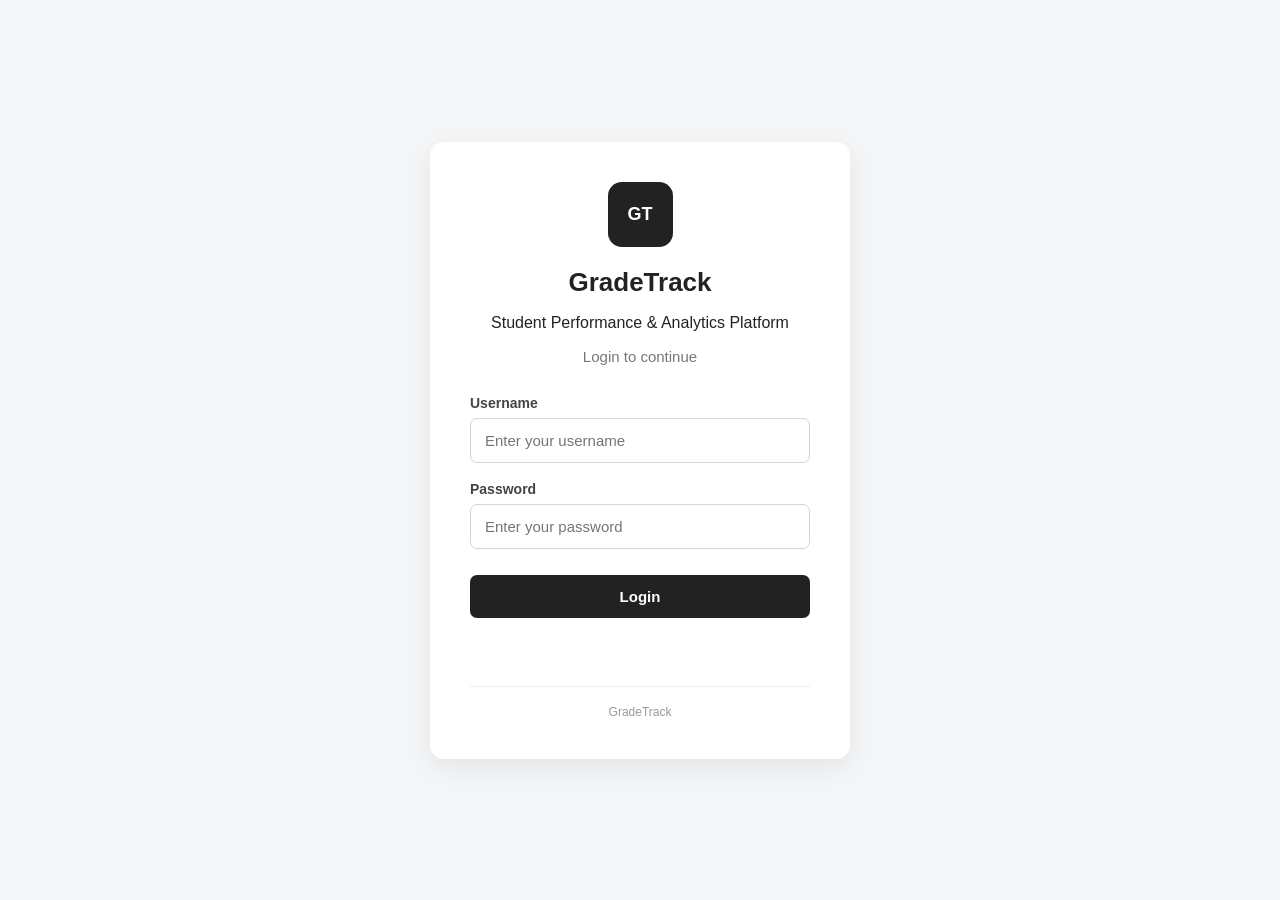
<file: fe/index.html>
<!DOCTYPE html>
<html lang="en">

<head>
    <meta charset="UTF-8">
    <meta name="viewport" content="width=device-width, initial-scale=1.0">

    <title>GradeTrack</title>

    <link rel="stylesheet" href="style.css">
</head>

<body class="login-page">

    <div class="login-container">

        <div class="login-icon">
            GT
        </div>

        <h1>GradeTrack</h1>
        <p class="dev"> Student Performance & Analytics Platform</p>

        <p class="login-subtitle">
            Login to continue
        </p>

        <form id="loginForm">

            <div class="input-group">
                <label for="username">Username</label>

                <input
                    type="text"
                    id="username"
                    placeholder="Enter your username"
                    required
                >
            </div>

            <div class="input-group">
                <label for="password">Password</label>

                <input
                    type="password"
                    id="password"
                    placeholder="Enter your password"
                    required
                >
            </div>

            <button type="submit" class="login-btn">
                Login
            </button>

        </form>

        <p id="message"></p>

        <div class="login-footer">
            GradeTrack

        </div>

    </div>

    <script src="app.js"></script>

</body>
</html>
</file>
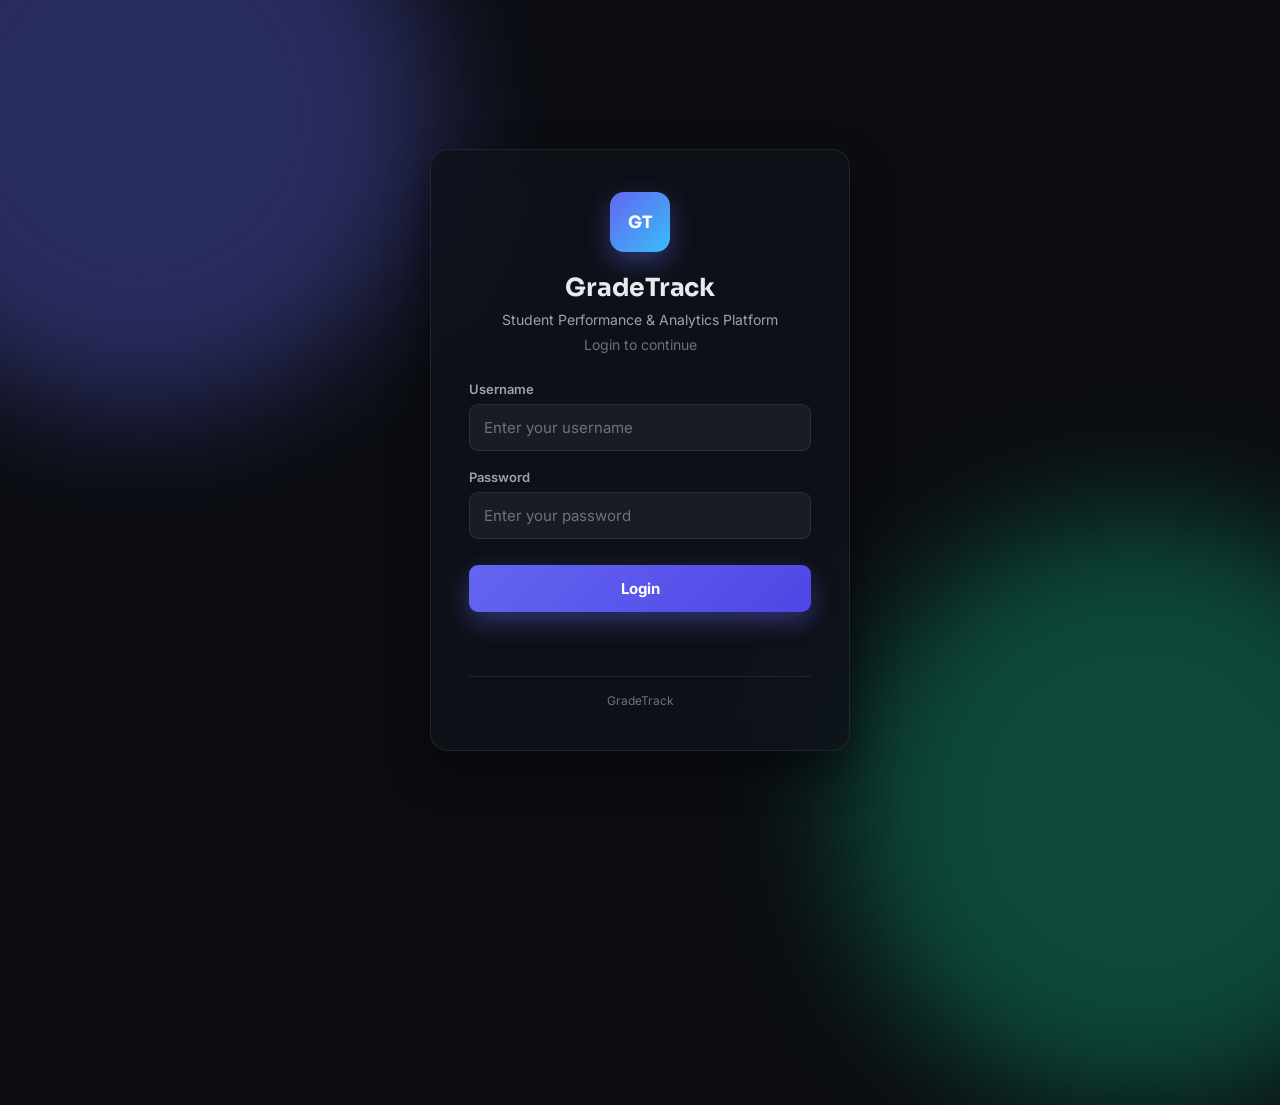
<file: frontend/index.html>
<!DOCTYPE html>
<html lang="en">
 
<head>
    <meta charset="UTF-8">
    <meta name="viewport" content="width=device-width, initial-scale=1.0">
 
    <title>GradeTrack</title>
 
    <link rel="stylesheet" href="style.css">
</head>
 
<body class="login-page">
 
    <div class="login-container">
 
        <div class="login-icon">
            GT
        </div>
 
        <h1>GradeTrack</h1>
        <p class="dev">Student Performance & Analytics Platform</p>
 
        <p class="login-subtitle">
            Login to continue
        </p>
 
        <form id="loginForm">
 
            <div class="input-group">
                <label for="username">Username</label>
 
                <input
                    type="text"
                    id="username"
                    placeholder="Enter your username"
                    required
                >
            </div>
 
            <div class="input-group">
                <label for="password">Password</label>
 
                <input
                    type="password"
                    id="password"
                    placeholder="Enter your password"
                    required
                >
            </div>
 
            <button type="submit" class="login-btn">
                Login
            </button>
 
        </form>
 
        <p id="message"></p>
 
        <div class="login-footer">
            GradeTrack
        </div>
 
    </div>
 
    <script src="app.js"></script>
    <script src="effects.js"></script>
</body>
</html>
</file>
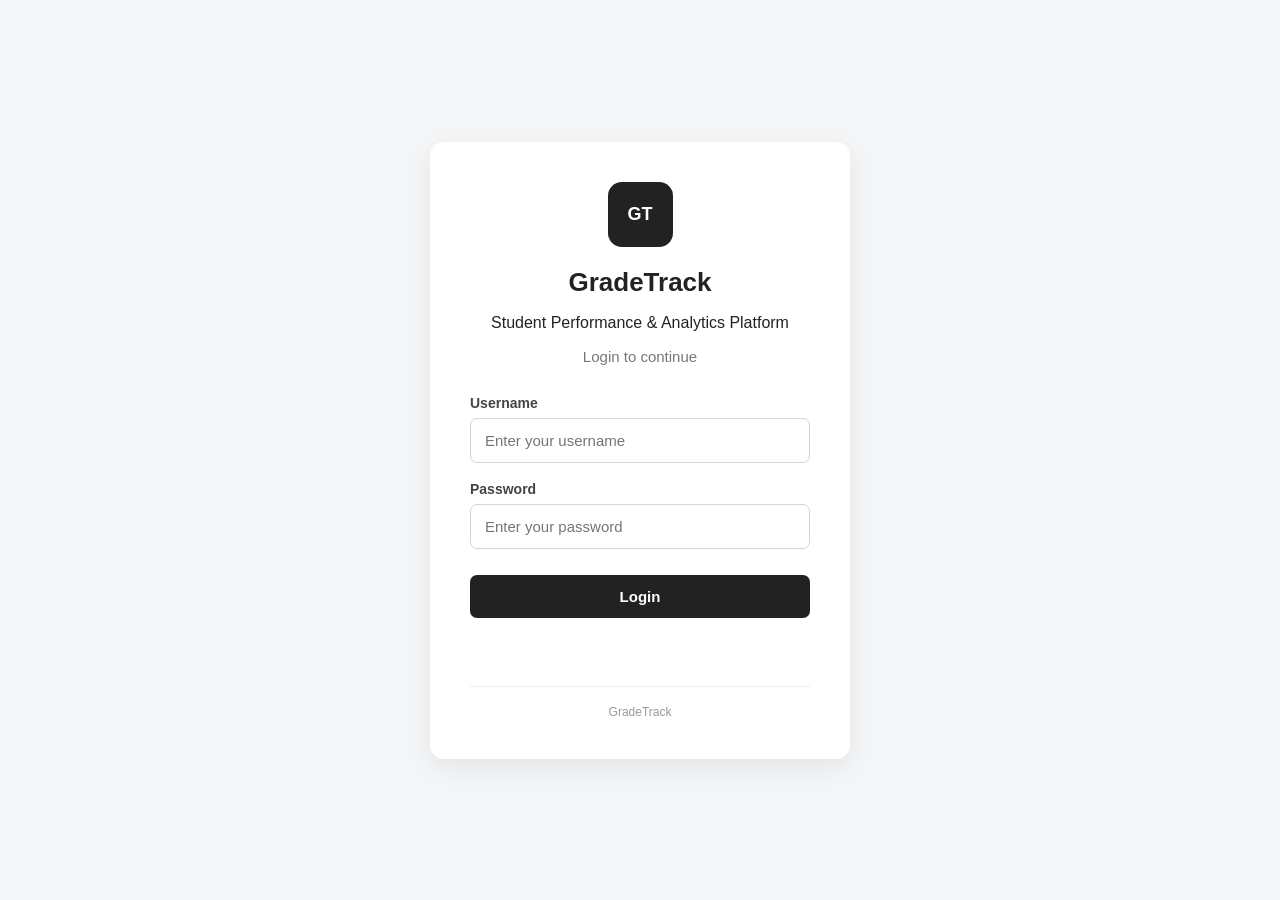
<file: fe/analytics.html>
<!DOCTYPE html>
<html lang="en">

<head>
    <meta charset="UTF-8">
    <meta name="viewport" content="width=device-width, initial-scale=1.0">

    <title>GradeTrack Analytics</title>

    <link rel="stylesheet" href="style.css">
</head>

<body>

    <div class="dashboard">

        <h1>GradeTrack Analytics</h1>

        <button onclick="window.location.href='dashboard.html'">
            Back to Dashboard
        </button>

        <hr>

<div class="analytics-card">

    <h2>Average Final Grade</h2>

    <div id="averageGrade" class="analytics-value">
        Loading...
    </div>

</div>


<div class="analytics-section">

    <h2>Top Students</h2>

    <div id="topStudents">
        Loading...
    </div>

</div>


<div class="analytics-section">

    <h2>School Statistics</h2>

    <div id="schoolStats">
        Loading...
    </div>

</div>


<div class="analytics-section">

    <h2>Absence Statistics</h2>

    <div id="absenceStats">
        Loading...
    </div>

</div>

    </div>

    <script src="analytics.js"></script>

</body>

</html>
</file>
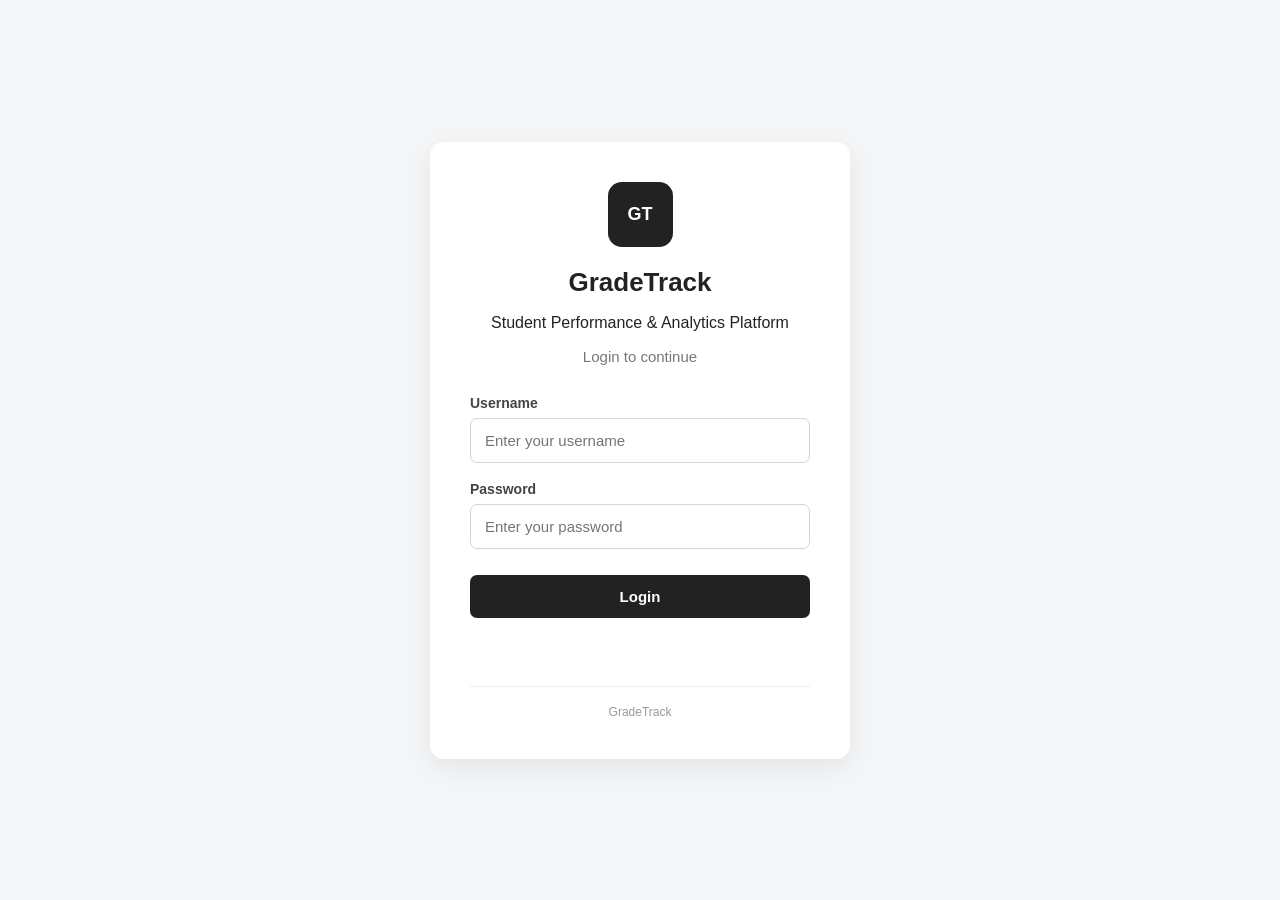
<file: fe/dashboard.html>
<!DOCTYPE html>
<html lang="en">

<head>
    <meta charset="UTF-8">
    <meta name="viewport" content="width=device-width, initial-scale=1.0">

    <title>GradeTrack Dashboard</title>

    <link rel="stylesheet" href="style.css">
</head>

<body>

    <div class="dashboard">

        <!-- Header -->
        <header class="dashboard-header">

            <div>
<h1>GradeTrack</h1>
<p>Student Performance & Analytics Platform</p>
            </div>

            <div class="header-actions">
                <button
                    class="analytics-btn"
                    onclick="window.location.href='analytics.html'">
                    View Analytics
                </button>

                <button
                    id="logoutBtn"
                    class="logout-btn">
                    Logout
                </button>
            </div>

        </header>


        <!-- Students Section -->
        <section class="students-section">

            <div class="section-heading">
                <div>
                    <h2>Students</h2>
                    <p>Search and manage student records</p>
                </div>

                <input
                    type="text"
                    id="searchInput"
                    placeholder="Search by ID or school..."
                >
            </div>

            <div id="students"></div>

        </section>


        <!-- Add / Edit Student -->
        <section class="student-form-section">

            <h2 id="formTitle">Add Student</h2>

            <form id="studentForm">

                <div class="form-grid">

                    <input type="text" id="school"
                        placeholder="School" required>

                    <input type="text" id="gender"
                        placeholder="Gender" required>

                    <input type="number" id="age"
                        placeholder="Age" required>

                    <input type="text" id="address"
                        placeholder="Address" required>

                    <input type="number" id="study_time"
                        placeholder="Study Time" required>

                    <input type="number" id="failures"
                        placeholder="Failures" required>

                    <input type="text" id="internet"
                        placeholder="Internet (yes/no)" required>

                    <input type="text" id="activities"
                        placeholder="Activities (yes/no)" required>

                    <input type="number" id="absences"
                        placeholder="Absences" required>

                    <input type="number" id="grade_1"
                        placeholder="Grade 1" required>

                    <input type="number" id="grade_2"
                        placeholder="Grade 2" required>

                    <input type="number" id="final_grade"
                        placeholder="Final Grade" required>

                </div>

                <button
                    type="submit"
                    id="submitStudentBtn"
                    class="primary-btn">
                    Add Student
                </button>

            </form>

            <p id="studentMessage"></p>

        </section>

    </div>


    <script src="dashboard.js"></script>

</body>

</html>
</file>
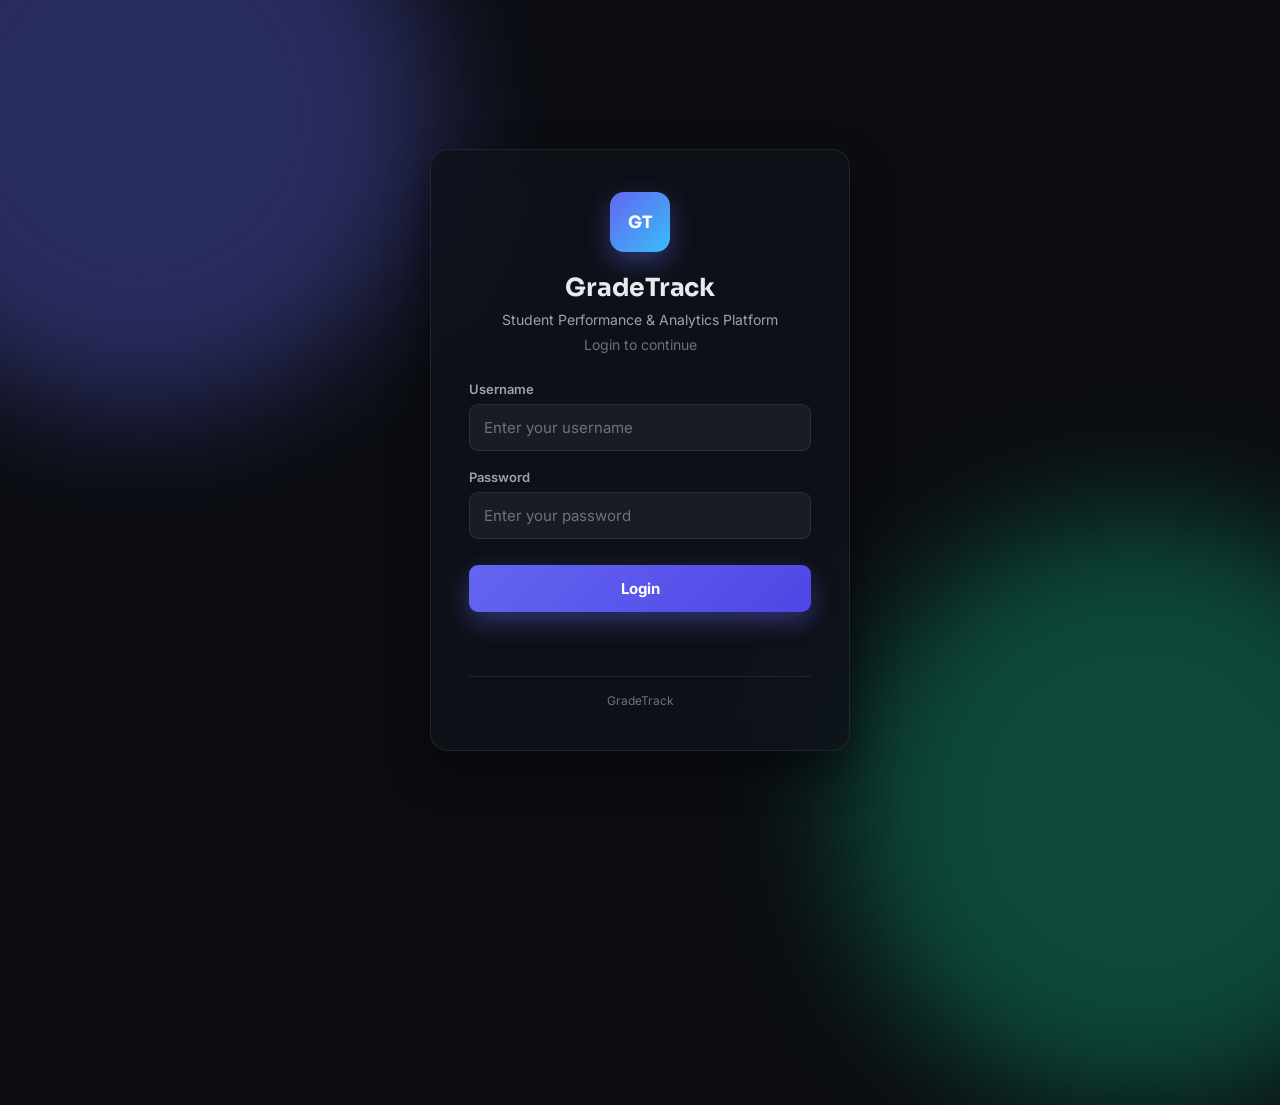
<file: frontend/analytics.html>
<!DOCTYPE html>
<html lang="en">
 
<head>
    <meta charset="UTF-8">
    <meta name="viewport" content="width=device-width, initial-scale=1.0">
 
    <title>GradeTrack Analytics</title>
 
    <link rel="stylesheet" href="style.css">
</head>
 
<body>
 
    <div class="dashboard">
 
        <header class="dashboard-header">
            <div>
                <h1>GradeTrack Analytics</h1>
                <p>A closer look at grades, schools, and attendance</p>
            </div>
 
            <div class="header-actions">
                <button class="logout-btn" onclick="window.location.href='dashboard.html'">
                    Back to Dashboard
                </button>
            </div>
        </header>
 
        <div class="analytics-card">
 
            <h2>Average Final Grade</h2>
 
            <div id="averageGrade" class="analytics-value">
                Loading...
            </div>
 
        </div>
 
 
        <div class="analytics-section">
 
            <h2>Top Students</h2>
 
            <div id="topStudents">
                Loading...
            </div>
 
        </div>
 
 
        <div class="analytics-section">
 
            <h2>School Statistics</h2>
 
            <div id="schoolStats">
                Loading...
            </div>
 
        </div>
 
 
        <div class="analytics-section">
 
            <h2>Absence Statistics</h2>
 
            <div id="absenceStats">
                Loading...
            </div>
 
        </div>
 
    </div>
 
    <script src="analytics.js"></script>
    <script src="effects.js"></script>
 
</body>
 
</html>
</file>
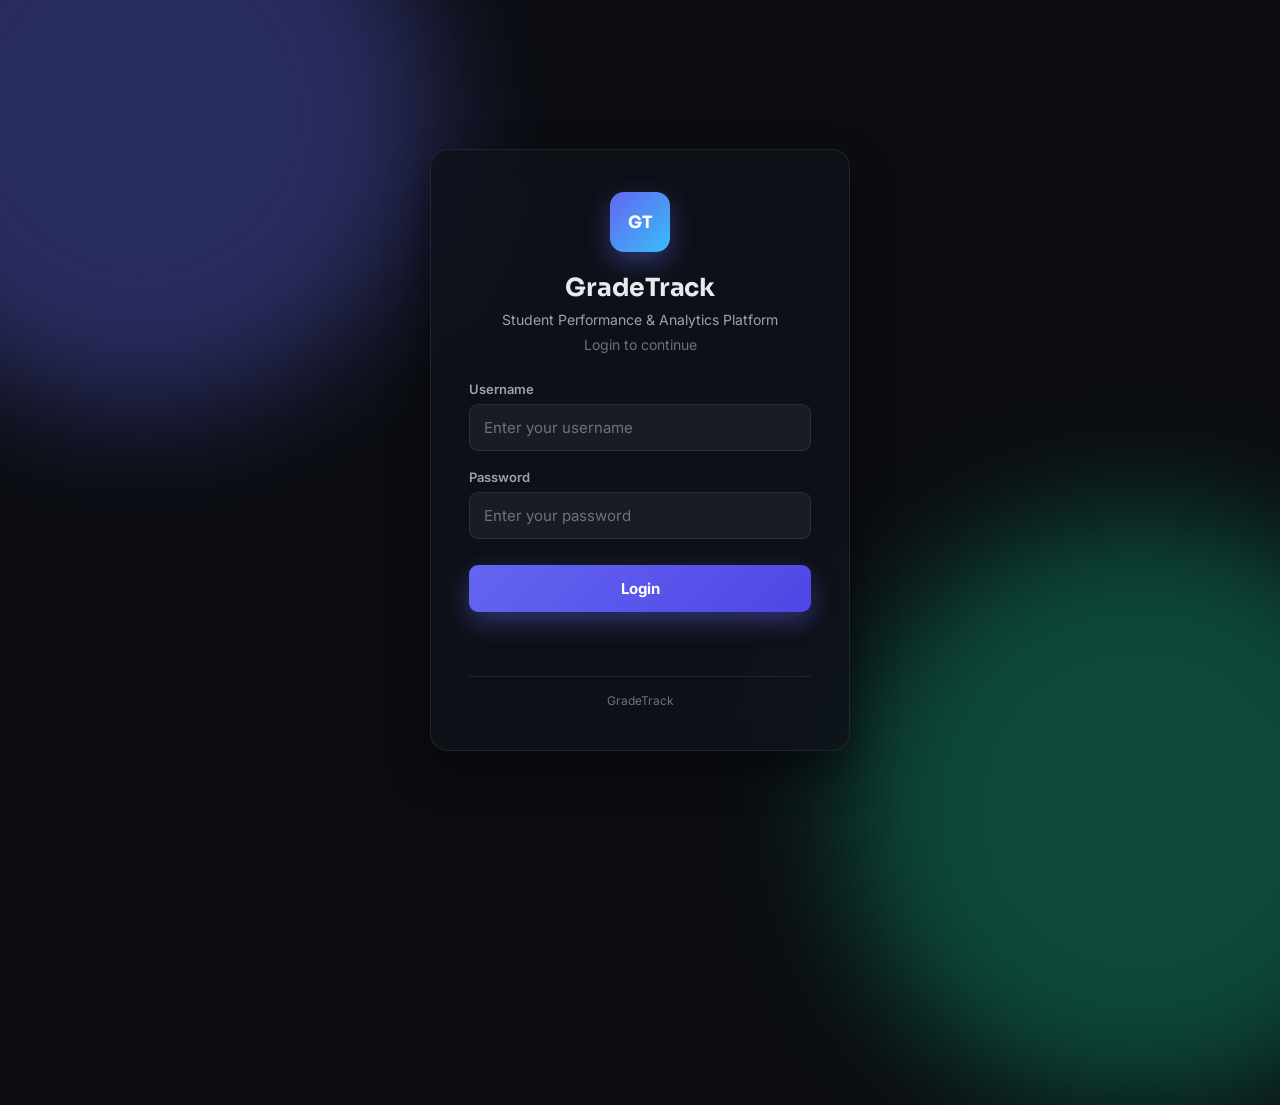
<file: frontend/dashboard.html>
<!DOCTYPE html>
<html lang="en">
 
<head>
    <meta charset="UTF-8">
    <meta name="viewport" content="width=device-width, initial-scale=1.0">
 
    <title>GradeTrack Dashboard</title>
 
    <link rel="stylesheet" href="style.css">
</head>
 
<body>
 
    <div class="dashboard">
 
        <!-- Header -->
        <header class="dashboard-header">
 
            <div>
                <h1>GradeTrack</h1>
                <p>Student Performance & Analytics Platform</p>
            </div>
 
            <div class="header-actions">
                <button
                    class="analytics-btn"
                    onclick="window.location.href='analytics.html'">
                    View Analytics
                </button>
 
                <button
                    id="logoutBtn"
                    class="logout-btn">
                    Logout
                </button>
            </div>
 
        </header>
 
 
        <!-- Students Section -->
        <section class="students-section">
 
            <div class="section-heading">
                <div>
                    <h2>Students</h2>
                    <p>Search and manage student records</p>
                </div>
 
                <input
                    type="text"
                    id="searchInput"
                    placeholder="Search by ID or school..."
                >
            </div>
 
            <div id="students"></div>
 
        </section>
 
 
        <!-- Add / Edit Student -->
        <section class="student-form-section">
 
            <h2 id="formTitle">Add Student</h2>
 
            <form id="studentForm">
 
                <div class="form-grid">
 
                    <input type="text" id="school"
                        placeholder="School" required>
 
                    <input type="text" id="gender"
                        placeholder="Gender" required>
 
                    <input type="number" id="age"
                        placeholder="Age" required>
 
                    <input type="text" id="address"
                        placeholder="Address" required>
 
                    <input type="number" id="study_time"
                        placeholder="Study Time" required>
 
                    <input type="number" id="failures"
                        placeholder="Failures" required>
 
                    <input type="text" id="internet"
                        placeholder="Internet (yes/no)" required>
 
                    <input type="text" id="activities"
                        placeholder="Activities (yes/no)" required>
 
                    <input type="number" id="absences"
                        placeholder="Absences" required>
 
                    <input type="number" id="grade_1"
                        placeholder="Grade 1" required>
 
                    <input type="number" id="grade_2"
                        placeholder="Grade 2" required>
 
                    <input type="number" id="final_grade"
                        placeholder="Final Grade" required>
 
                </div>
 
                <button
                    type="submit"
                    id="submitStudentBtn"
                    class="primary-btn">
                    Add Student
                </button>
 
            </form>
 
            <p id="studentMessage"></p>
 
        </section>
 
    </div>
 
 
    <script src="dashboard.js"></script>
    <script src="effects.js"></script>
 
</body>
 
</html>
</file>
<file: fe/style.css>
* {
    box-sizing: border-box;
}

body {
    margin: 0;
    font-family: Arial, sans-serif;
    background: #f4f6f8;
    color: #222;
}


/* Dashboard */

.dashboard {
    width: 94%;
    max-width: 1400px;
    margin: 30px auto;
}


/* Header */

.dashboard-header {
    background: white;
    padding: 25px 30px;
    border-radius: 12px;
    display: flex;
    justify-content: space-between;
    align-items: center;
    gap: 20px;
    box-shadow: 0 2px 10px rgba(0, 0, 0, 0.08);
}

.dashboard-header h1 {
    margin: 0 0 8px;
    font-size: 28px;
}

.dashboard-header p {
    margin: 0;
    color: #666;
}

.header-actions {
    display: flex;
    gap: 10px;
}

.header-actions button {
    width: auto;
    margin: 0;
    padding: 11px 18px;
    border-radius: 6px;
    border: none;
    cursor: pointer;
}

.analytics-btn {
    background: #222;
    color: white;
}

.logout-btn {
    background: #e5e5e5;
    color: #222;
}


/* Sections */

.students-section,
.student-form-section {
    background: white;
    margin-top: 25px;
    padding: 25px;
    border-radius: 12px;
    box-shadow: 0 2px 10px rgba(0, 0, 0, 0.08);
}


/* Section Heading */

.section-heading {
    display: flex;
    justify-content: space-between;
    align-items: center;
    gap: 20px;
}

.section-heading h2,
.student-form-section h2 {
    margin-top: 0;
}

.section-heading p {
    margin-top: -5px;
    color: #777;
}


/* Search */

#searchInput {
    width: 300px;
    padding: 12px 15px;
    margin: 0;
    border: 1px solid #ccc;
    border-radius: 7px;
    outline: none;
}

#searchInput:focus {
    border-color: #555;
}


/* Student Table */

#students {
    overflow-x: auto;
}

table {
    width: 100%;
    min-width: 1000px;
    border-collapse: collapse;
    margin-top: 20px;
    background: white;
}

th,
td {
    padding: 13px 10px;
    border-bottom: 1px solid #e5e5e5;
    text-align: center;
}

th {
    background: #f1f3f5;
    font-weight: 600;
}

tr:hover {
    background: #f8f9fa;
}


/* Form */

.form-grid {
    display: grid;
    grid-template-columns: repeat(3, 1fr);
    gap: 15px;
    margin-bottom: 20px;
}

.form-grid input {
    width: 100%;
    padding: 12px;
    margin: 0;
    border: 1px solid #ccc;
    border-radius: 7px;
    outline: none;
}

.form-grid input:focus {
    border-color: #555;
}


/* Buttons */

.primary-btn {
    width: 200px;
    padding: 12px;
    border: none;
    border-radius: 7px;
    background: #222;
    color: white;
    cursor: pointer;
}

.primary-btn:hover,
.analytics-btn:hover,
.logout-btn:hover {
    opacity: 0.85;
}


/* Message */

#studentMessage {
    margin-top: 15px;
    font-weight: 600;
}


/* Analytics */

.analytics-card {
    background: white;
    padding: 25px;
    margin: 20px 0;
    border-radius: 10px;
    text-align: center;
    box-shadow: 0 2px 8px rgba(0, 0, 0, 0.08);
}

.analytics-value {
    font-size: 40px;
    font-weight: bold;
    margin-top: 10px;
}

.analytics-section {
    background: white;
    padding: 25px;
    margin: 20px 0;
    border-radius: 10px;
    box-shadow: 0 2px 8px rgba(0, 0, 0, 0.08);
    overflow-x: auto;
}

.analytics-section table {
    min-width: 600px;
}

.analytics-section th,
.analytics-section td {
    padding: 10px;
    border: 1px solid #ddd;
    text-align: center;
}

.analytics-section th {
    font-weight: bold;
}


/* Absence Statistics */

.absence-grid {
    display: grid;
    grid-template-columns: repeat(4, 1fr);
    gap: 15px;
}

.stat-box {
    padding: 20px;
    text-align: center;
    border: 1px solid #ddd;
    border-radius: 8px;
}

.stat-box h3 {
    margin-bottom: 10px;
}

.stat-box p {
    font-size: 28px;
    font-weight: bold;
}


/* Responsive */

@media (max-width: 900px) {

    .dashboard-header {
        flex-direction: column;
        align-items: flex-start;
    }

    .section-heading {
        flex-direction: column;
        align-items: flex-start;
    }

    #searchInput {
        width: 100%;
    }

    .form-grid {
        grid-template-columns: repeat(2, 1fr);
    }

    .absence-grid {
        grid-template-columns: repeat(2, 1fr);
    }

}


@media (max-width: 600px) {

    .dashboard {
        width: 96%;
        margin: 15px auto;
    }

    .dashboard-header {
        padding: 20px;
    }

    .dashboard-header h1 {
        font-size: 22px;
    }

    .header-actions {
        width: 100%;
    }

    .header-actions button {
        flex: 1;
    }

    .students-section,
    .student-form-section {
        padding: 18px;
    }

    .form-grid {
        grid-template-columns: 1fr;
    }

    .primary-btn {
        width: 100%;
    }

    .absence-grid {
        grid-template-columns: 1fr;
    }

}

/* =========================
   Login Page
   ========================= */

.login-page {
    min-height: 100vh;
    margin: 0;
    padding: 20px;

    display: flex;
    justify-content: center;
    align-items: center;

    background: #f4f6f8;
}


/* Login Card */

.login-container {
    width: 100%;
    max-width: 420px;

    background: white;

    padding: 40px;

    border-radius: 14px;

    box-shadow: 0 8px 30px rgba(0, 0, 0, 0.08);

    text-align: center;
}


/* Logo */

.login-icon {
    width: 65px;
    height: 65px;

    margin: 0 auto 20px;

    display: flex;
    justify-content: center;
    align-items: center;

    border-radius: 14px;

    background: #222;
    color: white;

    font-size: 18px;
    font-weight: bold;
}


/* Heading */

.login-container h1 {
    margin: 0;

    font-size: 26px;
    color: #222;
}


/* Subtitle */

.login-subtitle {
    margin: 10px 0 30px;

    color: #777;
    font-size: 15px;
}


/* Input Groups */

.input-group {
    text-align: left;
    margin-bottom: 18px;
}

.input-group label {
    display: block;

    margin-bottom: 7px;

    font-size: 14px;
    font-weight: 600;

    color: #444;
}


/* Inputs */

.login-container input {
    width: 100%;

    padding: 13px 14px;

    margin: 0;

    border: 1px solid #d5d5d5;

    border-radius: 7px;

    font-size: 15px;

    outline: none;

    transition: border 0.2s;
}

.login-container input:focus {
    border-color: #555;
}


/* Login Button */

.login-btn {
    width: 100%;

    padding: 13px;

    margin-top: 8px;

    border: none;

    border-radius: 7px;

    background: #222;

    color: white;

    font-size: 15px;
    font-weight: 600;

    cursor: pointer;

    transition: opacity 0.2s;
}

.login-btn:hover {
    opacity: 0.85;
}


/* Login Message */

#message {
    min-height: 20px;

    margin-top: 18px;

    font-size: 14px;
    font-weight: 600;
}


/* Footer */

.login-footer {
    margin-top: 30px;

    padding-top: 18px;

    border-top: 1px solid #eee;

    color: #999;

    font-size: 12px;
}


/* Mobile */

@media (max-width: 500px) {

    .login-container {
        padding: 30px 22px;
    }

    .login-container h1 {
        font-size: 22px;
    }

}
</file>
<file: frontend/style.css>
/* =========================================================
   GradeTrack — design tokens
   Base: near-black, blue-tinted (#0B0D12) so it reads as ink,
   not pure #000. Each panel carries its own accent glow —
   "mixed color plates" rather than one repeated grey card.
   ========================================================= */

@import url('https://fonts.googleapis.com/css2?family=Sora:wght@500;600;700;800&family=Inter:wght@400;500;600;700&display=swap');

:root {
    /* base surfaces */
    --bg: #0b0d12;
    --bg-soft: #10131a;
    --panel: rgba(255, 255, 255, 0.035);
    --panel-border: rgba(255, 255, 255, 0.08);
    --panel-border-strong: rgba(255, 255, 255, 0.14);

    /* text */
    --text: #e8eaf0;
    --text-dim: #9aa3b2;
    --text-faint: #6b7280;

    /* accents — each has a semantic job, not decoration */
    --indigo: #6366f1;
    --indigo-soft: rgba(99, 102, 241, 0.16);
    --emerald: #10b981;
    --emerald-soft: rgba(16, 185, 129, 0.16);
    --amber: #f59e0b;
    --amber-soft: rgba(245, 158, 11, 0.16);
    --sky: #38bdf8;
    --sky-soft: rgba(56, 189, 248, 0.16);
    --rose: #fb7185;
    --rose-soft: rgba(251, 113, 133, 0.16);

    --radius: 14px;
    --radius-sm: 9px;
    --shadow-lift: 0 20px 44px rgba(0, 0, 0, 0.45);
}

@media (prefers-reduced-motion: reduce) {
    * {
        animation-duration: 0.001ms !important;
        animation-iteration-count: 1 !important;
        transition-duration: 0.001ms !important;
        scroll-behavior: auto !important;
    }
}

* {
    box-sizing: border-box;
}

html {
    scroll-behavior: smooth;
}

body {
    margin: 0;
    font-family: 'Inter', -apple-system, BlinkMacSystemFont, sans-serif;
    color: var(--text);
    background: var(--bg);
    min-height: 100vh;
}

h1, h2, h3 {
    font-family: 'Sora', 'Inter', sans-serif;
    letter-spacing: -0.01em;
}

/* ambient background: fixed low-opacity color fields behind everything,
   the one "mixed color" cue that carries through the whole app */
body::before {
    content: "";
    position: fixed;
    inset: 0;
    z-index: -1;
    background:
        radial-gradient(680px 480px at 8% -6%, rgba(99, 102, 241, 0.16), transparent 60%),
        radial-gradient(620px 460px at 100% 8%, rgba(56, 189, 248, 0.12), transparent 60%),
        radial-gradient(720px 560px at 50% 118%, rgba(16, 185, 129, 0.10), transparent 60%),
        var(--bg);
}

a { color: inherit; }

::selection {
    background: var(--indigo);
    color: #fff;
}

:focus-visible {
    outline: 2px solid var(--sky);
    outline-offset: 2px;
    border-radius: 4px;
}


/* =========================================================
   Layout shell
   ========================================================= */

.dashboard {
    width: 94%;
    max-width: 1400px;
    margin: 30px auto;
    animation: rise-in 0.5s ease both;
}

@keyframes rise-in {
    from { opacity: 0; transform: translateY(10px); }
    to   { opacity: 1; transform: translateY(0); }
}


/* =========================================================
   Sticky header
   ========================================================= */

.dashboard-header {
    position: sticky;
    top: 14px;
    z-index: 40;

    background: rgba(16, 19, 26, 0.72);
    backdrop-filter: blur(14px) saturate(140%);
    -webkit-backdrop-filter: blur(14px) saturate(140%);

    padding: 22px 28px;
    border-radius: var(--radius);
    border: 1px solid var(--panel-border);

    display: flex;
    justify-content: space-between;
    align-items: center;
    gap: 20px;

    box-shadow: var(--shadow-lift);
    transition: box-shadow 0.25s ease, border-color 0.25s ease;
}

.dashboard-header.is-scrolled {
    border-color: var(--panel-border-strong);
    box-shadow: 0 24px 50px rgba(0, 0, 0, 0.55), 0 0 0 1px var(--indigo-soft);
}

.dashboard-header h1 {
    margin: 0 0 6px;
    font-size: 26px;
    font-weight: 700;
    background: linear-gradient(90deg, #fff, var(--sky) 120%);
    -webkit-background-clip: text;
    background-clip: text;
    color: transparent;
}

.dashboard-header p {
    margin: 0;
    color: var(--text-dim);
    font-size: 14px;
}

.header-actions {
    display: flex;
    gap: 10px;
}

.header-actions button {
    width: auto;
    margin: 0;
    padding: 11px 20px;
    border-radius: var(--radius-sm);
    border: none;
    cursor: pointer;
    font-family: 'Inter', sans-serif;
    font-weight: 600;
    font-size: 14px;
}

.analytics-btn {
    background: linear-gradient(135deg, var(--indigo), #4f46e5);
    color: white;
    box-shadow: 0 8px 20px rgba(99, 102, 241, 0.35);
}

.logout-btn {
    background: rgba(255, 255, 255, 0.06);
    color: var(--text);
    border: 1px solid var(--panel-border);
}

.analytics-btn:hover { filter: brightness(1.08); }
.logout-btn:hover { background: rgba(255, 255, 255, 0.1); }


/* =========================================================
   Buttons — base + bubble/ripple click effect
   effects.js injects a .ripple-bubble span on click;
   every button gets the positioning it needs to contain it.
   ========================================================= */

button {
    position: relative;
    overflow: hidden;
    isolation: isolate;
    -webkit-tap-highlight-color: transparent;
    transition: transform 0.15s ease, filter 0.15s ease, opacity 0.15s ease;
}

button:active {
    transform: scale(0.97);
}

.ripple-bubble {
    position: absolute;
    border-radius: 50%;
    pointer-events: none;
    background: rgba(255, 255, 255, 0.45);
    transform: scale(0);
    opacity: 0.55;
    animation: bubble-pop 0.6s ease-out forwards;
    z-index: 5;
}

@keyframes bubble-pop {
    to {
        transform: scale(2.6);
        opacity: 0;
    }
}


/* =========================================================
   Sections — each a glass "plate" on the dark field
   ========================================================= */

.students-section,
.student-form-section {
    background: var(--panel);
    backdrop-filter: blur(10px);
    -webkit-backdrop-filter: blur(10px);
    margin-top: 22px;
    padding: 26px;
    border-radius: var(--radius);
    border: 1px solid var(--panel-border);
    box-shadow: var(--shadow-lift);
    transition: border-color 0.2s ease;
}

.students-section { border-top: 2px solid var(--indigo); }
.student-form-section { border-top: 2px solid var(--emerald); }

.students-section:hover,
.student-form-section:hover {
    border-color: var(--panel-border-strong);
}


/* Section headings */

.section-heading {
    display: flex;
    justify-content: space-between;
    align-items: center;
    gap: 20px;
}

.section-heading h2,
.student-form-section h2 {
    margin-top: 0;
    font-size: 19px;
    color: var(--text);
}

.section-heading p {
    margin-top: -4px;
    color: var(--text-dim);
    font-size: 14px;
}


/* =========================================================
   Search input
   ========================================================= */

#searchInput {
    width: 300px;
    padding: 12px 15px;
    margin: 0;
    background: rgba(255, 255, 255, 0.04);
    border: 1px solid var(--panel-border);
    border-radius: var(--radius-sm);
    outline: none;
    color: var(--text);
    font-family: 'Inter', sans-serif;
    transition: border-color 0.2s ease, box-shadow 0.2s ease;
}

#searchInput::placeholder { color: var(--text-faint); }

#searchInput:focus {
    border-color: var(--sky);
    box-shadow: 0 0 0 3px var(--sky-soft);
}


/* =========================================================
   Tables
   ========================================================= */

#students {
    overflow-x: auto;
    border-radius: var(--radius-sm);
}

table {
    width: 100%;
    min-width: 1000px;
    border-collapse: collapse;
    margin-top: 20px;
}

th, td {
    padding: 13px 12px;
    border-bottom: 1px solid var(--panel-border);
    text-align: center;
    font-size: 14px;
}

th {
    position: sticky;
    top: 0;
    background: var(--bg-soft);
    font-weight: 600;
    color: var(--text-dim);
    z-index: 2;
}

tbody tr {
    transition: background 0.15s ease;
}

tbody tr:hover {
    background: rgba(99, 102, 241, 0.07);
}

/* action buttons rendered by dashboard.js inside table cells */
td button {
    margin: 0 3px;
    padding: 7px 13px;
    border-radius: 7px;
    border: 1px solid var(--panel-border);
    background: rgba(255, 255, 255, 0.05);
    color: var(--text);
    cursor: pointer;
    font-size: 13px;
    font-weight: 600;
}

td button:first-of-type:hover {
    background: var(--indigo-soft);
    border-color: var(--indigo);
    color: #c7d2fe;
}

td button:last-of-type:hover {
    background: var(--rose-soft);
    border-color: var(--rose);
    color: #ffd7dd;
}


/* =========================================================
   Add / Edit form
   ========================================================= */

.form-grid {
    display: grid;
    grid-template-columns: repeat(3, 1fr);
    gap: 15px;
    margin-bottom: 20px;
}

.form-grid input {
    width: 100%;
    padding: 12px 14px;
    margin: 0;
    background: rgba(255, 255, 255, 0.04);
    border: 1px solid var(--panel-border);
    border-radius: var(--radius-sm);
    outline: none;
    color: var(--text);
    font-family: 'Inter', sans-serif;
    transition: border-color 0.2s ease, box-shadow 0.2s ease;
}

.form-grid input::placeholder { color: var(--text-faint); }

.form-grid input:focus {
    border-color: var(--emerald);
    box-shadow: 0 0 0 3px var(--emerald-soft);
}

.primary-btn {
    width: 200px;
    padding: 13px;
    border: none;
    border-radius: var(--radius-sm);
    background: linear-gradient(135deg, var(--emerald), #059669);
    color: white;
    cursor: pointer;
    font-family: 'Inter', sans-serif;
    font-weight: 600;
    font-size: 14px;
    box-shadow: 0 8px 20px rgba(16, 185, 129, 0.3);
}

.primary-btn:hover { filter: brightness(1.08); }

#studentMessage {
    margin-top: 15px;
    font-weight: 600;
    color: var(--emerald);
}


/* =========================================================
   Analytics page
   ========================================================= */

.analytics-card,
.analytics-section {
    background: var(--panel);
    backdrop-filter: blur(10px);
    -webkit-backdrop-filter: blur(10px);
    padding: 26px;
    margin: 20px 0;
    border-radius: var(--radius);
    border: 1px solid var(--panel-border);
    box-shadow: var(--shadow-lift);
}

.analytics-card {
    text-align: center;
    border-top: 2px solid var(--sky);
}

.analytics-value {
    font-size: 42px;
    font-weight: 700;
    margin-top: 10px;
    font-family: 'Sora', sans-serif;
    background: linear-gradient(90deg, var(--sky), #fff 140%);
    -webkit-background-clip: text;
    background-clip: text;
    color: transparent;
}

.analytics-section { overflow-x: auto; }
.analytics-section:nth-of-type(1) { border-top: 2px solid var(--amber); }
.analytics-section:nth-of-type(2) { border-top: 2px solid var(--indigo); }
.analytics-section:nth-of-type(3) { border-top: 2px solid var(--rose); }

.analytics-section table { min-width: 600px; }

.analytics-section th,
.analytics-section td {
    padding: 11px;
    border: 1px solid var(--panel-border);
    text-align: center;
}

.analytics-section th {
    position: static;
    font-weight: 600;
}

hr {
    border: none;
    border-top: 1px solid var(--panel-border);
    margin: 20px 0;
}


/* Absence statistics */

.absence-grid {
    display: grid;
    grid-template-columns: repeat(4, 1fr);
    gap: 15px;
}

.stat-box {
    padding: 22px;
    text-align: center;
    border: 1px solid var(--panel-border);
    border-radius: var(--radius-sm);
    background: rgba(255, 255, 255, 0.03);
}

.stat-box:nth-child(1) { border-color: var(--emerald); }
.stat-box:nth-child(2) { border-color: var(--rose); }
.stat-box:nth-child(3) { border-color: var(--sky); }
.stat-box:nth-child(4) { border-color: var(--amber); }

.stat-box h3 {
    margin: 0 0 10px;
    font-size: 13px;
    color: var(--text-dim);
    font-weight: 600;
}

.stat-box p {
    font-size: 28px;
    font-weight: 700;
    margin: 0;
    font-family: 'Sora', sans-serif;
}


/* =========================================================
   Responsive
   ========================================================= */

@media (max-width: 900px) {
    .dashboard-header {
        flex-direction: column;
        align-items: flex-start;
        position: static;
    }
    .section-heading {
        flex-direction: column;
        align-items: flex-start;
    }
    #searchInput { width: 100%; }
    .form-grid { grid-template-columns: repeat(2, 1fr); }
    .absence-grid { grid-template-columns: repeat(2, 1fr); }
}

@media (max-width: 600px) {
    .dashboard { width: 96%; margin: 15px auto; }
    .dashboard-header { padding: 20px; }
    .dashboard-header h1 { font-size: 21px; }
    .header-actions { width: 100%; }
    .header-actions button { flex: 1; }
    .students-section,
    .student-form-section { padding: 18px; }
    .form-grid { grid-template-columns: 1fr; }
    .primary-btn { width: 100%; }
    .absence-grid { grid-template-columns: 1fr; }
}


/* =========================================================
   Login page
   ========================================================= */

.login-page {
    min-height: 100vh;
    margin: 0;
    padding: 20px;
    display: flex;
    justify-content: center;
    align-items: center;
    position: relative;
    overflow: hidden;
}

/* drifting color fields behind the login card — the one
   deliberately "bold" moment in the whole app */
.login-page::before,
.login-page::after {
    content: "";
    position: absolute;
    width: 46vmax;
    height: 46vmax;
    border-radius: 50%;
    filter: blur(60px);
    opacity: 0.35;
    z-index: 0;
    animation: drift 16s ease-in-out infinite alternate;
}

.login-page::before {
    background: var(--indigo);
    top: -14vmax;
    left: -12vmax;
}

.login-page::after {
    background: var(--emerald);
    bottom: -16vmax;
    right: -12vmax;
    animation-delay: -8s;
}

@keyframes drift {
    from { transform: translate(0, 0) scale(1); }
    to   { transform: translate(4vmax, 3vmax) scale(1.12); }
}

.login-container {
    width: 100%;
    max-width: 420px;
    background: rgba(16, 19, 26, 0.78);
    backdrop-filter: blur(18px) saturate(140%);
    -webkit-backdrop-filter: blur(18px) saturate(140%);
    padding: 42px 38px;
    border-radius: 18px;
    border: 1px solid var(--panel-border);
    box-shadow: var(--shadow-lift);
    text-align: center;
    position: relative;
    z-index: 1;
    animation: card-in 0.55s cubic-bezier(0.16, 1, 0.3, 1) both;
}

@keyframes card-in {
    from { opacity: 0; transform: translateY(16px) scale(0.98); }
    to   { opacity: 1; transform: translateY(0) scale(1); }
}

.login-icon {
    width: 60px;
    height: 60px;
    margin: 0 auto 20px;
    display: flex;
    justify-content: center;
    align-items: center;
    border-radius: 14px;
    background: linear-gradient(135deg, var(--indigo), var(--sky));
    color: white;
    font-size: 17px;
    font-weight: 700;
    font-family: 'Sora', sans-serif;
    box-shadow: 0 10px 24px rgba(99, 102, 241, 0.4);
}

.login-container h1 {
    margin: 0;
    font-size: 25px;
    font-weight: 700;
    color: var(--text);
}

.login-container p.dev {
    margin: 8px 0 0;
    color: var(--text-dim);
    font-size: 14px;
}

.login-subtitle {
    margin: 8px 0 28px;
    color: var(--text-faint);
    font-size: 14px;
}

.input-group {
    text-align: left;
    margin-bottom: 18px;
}

.input-group label {
    display: block;
    margin-bottom: 7px;
    font-size: 13px;
    font-weight: 600;
    color: var(--text-dim);
}

.login-container input {
    width: 100%;
    padding: 13px 14px;
    margin: 0;
    background: rgba(255, 255, 255, 0.05);
    border: 1px solid var(--panel-border);
    border-radius: var(--radius-sm);
    color: var(--text);
    font-size: 15px;
    font-family: 'Inter', sans-serif;
    outline: none;
    transition: border-color 0.2s ease, box-shadow 0.2s ease;
}

.login-container input::placeholder { color: var(--text-faint); }

.login-container input:focus {
    border-color: var(--sky);
    box-shadow: 0 0 0 3px var(--sky-soft);
}

.login-btn {
    width: 100%;
    padding: 14px;
    margin-top: 8px;
    border: none;
    border-radius: var(--radius-sm);
    background: linear-gradient(135deg, var(--indigo), #4f46e5);
    color: white;
    font-size: 15px;
    font-weight: 700;
    font-family: 'Inter', sans-serif;
    cursor: pointer;
    box-shadow: 0 10px 24px rgba(99, 102, 241, 0.38);
}

.login-btn:hover { filter: brightness(1.08); }

#message {
    min-height: 20px;
    margin-top: 16px;
    font-size: 14px;
    font-weight: 600;
    color: var(--rose);
}

.login-footer {
    margin-top: 28px;
    padding-top: 16px;
    border-top: 1px solid var(--panel-border);
    color: var(--text-faint);
    font-size: 12px;
}

@media (max-width: 500px) {
    .login-container { padding: 32px 24px; }
    .login-container h1 { font-size: 21px; }
    .login-page::before,
    .login-page::after { width: 70vmax; height: 70vmax; }
}
</file>
